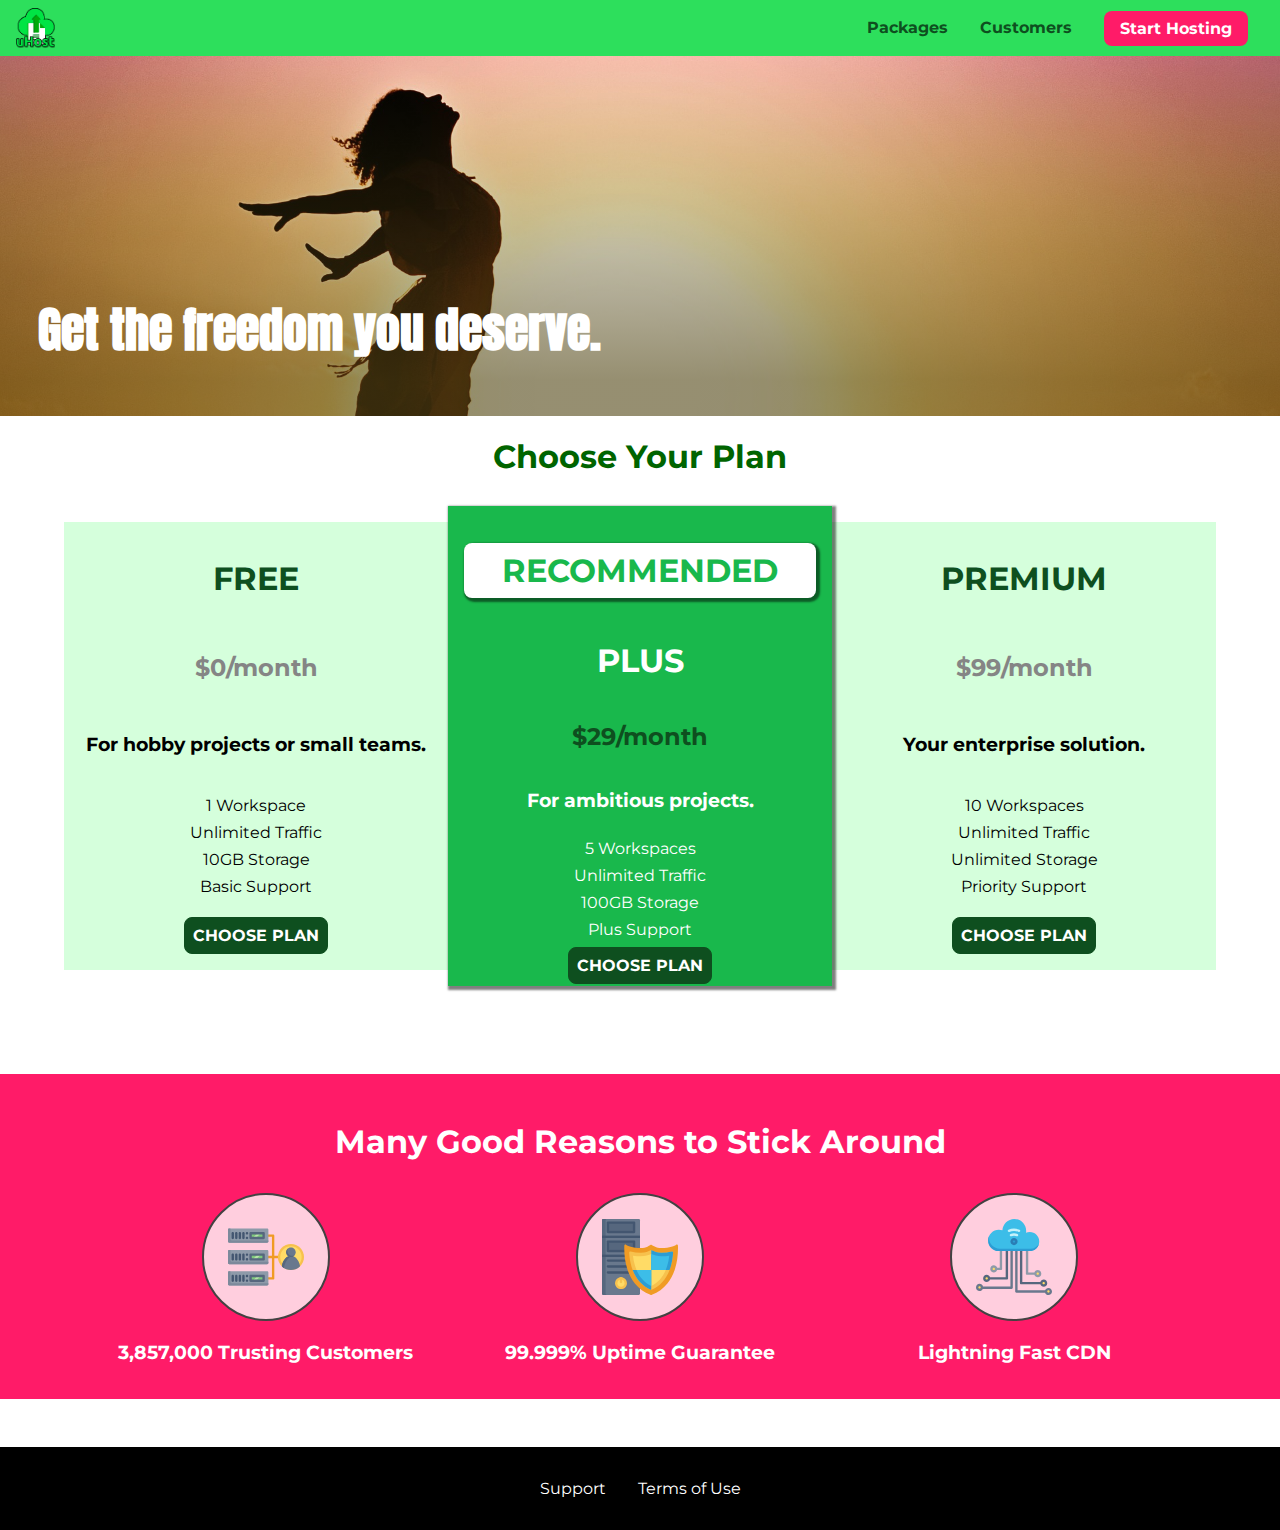
<file: index.html>
<!DOCTYPE html>
<html lang="en">
  <head>
    <meta charset="UTF-8" />
    <meta http-equiv="X-UA-Compatible" content="ie=edge" />
    <meta name="viewport" content="width=device-width, initial-scale=1.0" />
    <title>uHost</title>
    <link rel="shortcut icon" href="favicon.png" />
    <link
      href="https://fonts.googleapis.com/css?family=Anton"
      rel="stylesheet"
    />
    <link
      href="https://fonts.googleapis.com/css?family=Montserrat:400,700"
      rel="stylesheet"
    />
    <link rel="stylesheet" href="shared.css" />
    <link rel="stylesheet" href="main.css" />
  </head>

  <body>
    <div class="backdrop"></div>
    <div class="modal">
      <h1 class="modal__title">Do you want to continue?</h1>
      <div class="modal__actions">
        <a href="start-hosting/index.html" class="modal__action">Yes!</a>
        <button class="modal__action modal__action--negative" type="button">
          No!
        </button>
      </div>
    </div>
    <header class="main-header">
      <div>
        <button class="toggle-button">
          <span class="toggle-button__bar"></span>
          <span class="toggle-button__bar"></span>
          <span class="toggle-button__bar"></span>
        </button>
        <a href="index.html" class="main-header__brand">
          <img
            src="images/uhost-icon.png"
            alt="uHost - Your favorite hosting company"
          />
        </a>
      </div>
      <nav class="main-nav">
        <ul class="main-nav__items">
          <li class="main-nav__item">
            <a href="packages/index.html">Packages</a>
          </li>
          <li class="main-nav__item">
            <a href="customers/index.html">Customers</a>
          </li>
          <li class="main-nav__item main-nav__item--cta">
            <a href="start-hosting/index.html">Start Hosting</a>
          </li>
        </ul>
      </nav>
    </header>
    <nav class="mobile-nav">
      <ul class="mobile-nav__items">
        <li class="mobile-nav__item">
          <a href="packages/index.html">Packages</a>
        </li>
        <li class="mobile-nav__item">
          <a href="customers/index.html">Customers</a>
        </li>
        <li class="mobile-nav__item mobile-nav__item--cta">
          <a href="start-hosting/index.html">Start Hosting</a>
        </li>
      </ul>
    </nav>
    <main>
      <section id="product-overview">
        <h1>Get the freedom you deserve.</h1>
      </section>
      <section id="plans">
        <h1 class="section-title">Choose Your Plan</h1>
        <div class="plan__list">
          <article class="plan">
            <h1 class="plan__title">FREE</h1>
            <h2 class="plan__price">$0/month</h2>
            <h3>For hobby projects or small teams.</h3>
            <ul>
              <li>1 Workspace</li>
              <li>Unlimited Traffic</li>
              <li>10GB Storage</li>
              <li>Basic Support</li>
            </ul>
            <div>
              <button class="button">CHOOSE PLAN</button>
            </div>
          </article>
          <article class="plan plan--highlighted">
            <h1 class="plan__badge">RECOMMENDED</h1>
            <h1 class="plan__title">PLUS</h1>
            <h2 class="plan__price">$29/month</h2>
            <h3>For ambitious projects.</h3>
            <ul>
              <li>5 Workspaces</li>
              <li>Unlimited Traffic</li>
              <li>100GB Storage</li>
              <li>Plus Support</li>
            </ul>
            <div>
              <button class="button">CHOOSE PLAN</button>
            </div>
          </article>
          <article class="plan">
            <h1 class="plan__title">PREMIUM</h1>
            <h2 class="plan__price">$99/month</h2>
            <h3>Your enterprise solution.</h3>
            <ul>
              <li>10 Workspaces</li>
              <li>Unlimited Traffic</li>
              <li>Unlimited Storage</li>
              <li>Priority Support</li>
            </ul>
            <div>
              <button class="button">CHOOSE PLAN</button>
            </div>
          </article>
        </div>
      </section>
      <section id="key-features">
        <h1 class="section-title">Many Good Reasons to Stick Around</h1>
        <ul class="key-feature__list">
          <li class="key-feature__item">
            <div class="key-feature__image">
              <!-- <img src="./images/feature1.svg" alt="feature 1" /> -->
              <svg viewBox="0 0 512 512">
                <path
                  style="fill: #f09b24"
                  d="M344,248h-32V112c0-4.418-3.582-8-8-8h-40c-4.418,0-8,3.582-8,8s3.582,8,8,8h32v128h-32  c-4.418,0-8,3.582-8,8s3.582,8,8,8h32v128h-32c-4.418,0-8,3.582-8,8s3.582,8,8,8h40c4.418,0,8-3.582,8-8V264h32c4.418,0,8-3.582,8-8  S348.418,248,344,248z"
                />
                <path
                  style="fill: #8e9aa9"
                  d="M264,64H8c-4.418,0-8,3.582-8,8v80c0,4.418,3.582,8,8,8h256c4.418,0,8-3.582,8-8V72  C272,67.582,268.418,64,264,64z"
                />
                <path
                  style="fill: #7c899b"
                  d="M24,144c-4.418,0-8-3.582-8-8V64H8c-4.418,0-8,3.582-8,8v80c0,4.418,3.582,8,8,8h256  c4.418,0,8-3.582,8-8v-8H24z"
                />
                <rect
                  x="152"
                  y="96"
                  style="fill: #b8e3a8"
                  width="88"
                  height="32"
                />
                <g>
                  <polygon
                    style="fill: #7ec97d"
                    points="152,96 152,128 166,128 198,96  "
                  />
                  <polygon
                    style="fill: #7ec97d"
                    points="220,96 188,128 240,128 240,96  "
                  />
                </g>
                <path
                  style="fill: #56677e"
                  d="M240,136h-88c-4.418,0-8-3.582-8-8V96c0-4.418,3.582-8,8-8h88c4.418,0,8,3.582,8,8v32  C248,132.418,244.418,136,240,136z M160,120h72v-16h-72V120z"
                />
                <g>
                  <path
                    style="fill: #435670"
                    d="M32,136c-4.418,0-8-3.582-8-8V96c0-4.418,3.582-8,8-8s8,3.582,8,8v32C40,132.418,36.418,136,32,136z   "
                  />
                  <path
                    style="fill: #435670"
                    d="M56,136c-4.418,0-8-3.582-8-8V96c0-4.418,3.582-8,8-8s8,3.582,8,8v32C64,132.418,60.418,136,56,136z   "
                  />
                  <path
                    style="fill: #435670"
                    d="M80,136c-4.418,0-8-3.582-8-8V96c0-4.418,3.582-8,8-8s8,3.582,8,8v32C88,132.418,84.418,136,80,136z   "
                  />
                  <path
                    style="fill: #435670"
                    d="M104,136c-4.418,0-8-3.582-8-8V96c0-4.418,3.582-8,8-8s8,3.582,8,8v32   C112,132.418,108.418,136,104,136z"
                  />
                  <path
                    style="fill: #435670"
                    d="M128,105c-4.418,0-8-3.582-8-8v-1c0-4.418,3.582-8,8-8s8,3.582,8,8v1   C136,101.418,132.418,105,128,105z"
                  />
                  <path
                    style="fill: #435670"
                    d="M128,136c-4.418,0-8-3.582-8-8v-1c0-4.418,3.582-8,8-8s8,3.582,8,8v1   C136,132.418,132.418,136,128,136z"
                  />
                </g>
                <path
                  style="fill: #8e9aa9"
                  d="M264,208H8c-4.418,0-8,3.582-8,8v80c0,4.418,3.582,8,8,8h256c4.418,0,8-3.582,8-8v-80  C272,211.582,268.418,208,264,208z"
                />
                <path
                  style="fill: #7c899b"
                  d="M24,288c-4.418,0-8-3.582-8-8v-72H8c-4.418,0-8,3.582-8,8v80c0,4.418,3.582,8,8,8h256  c4.418,0,8-3.582,8-8v-8H24z"
                />
                <rect
                  x="152"
                  y="240"
                  style="fill: #b8e3a8"
                  width="88"
                  height="32"
                />
                <g>
                  <polygon
                    style="fill: #7ec97d"
                    points="152,240 152,272 166,272 198,240  "
                  />
                  <polygon
                    style="fill: #7ec97d"
                    points="220,240 188,272 240,272 240,240  "
                  />
                </g>
                <path
                  style="fill: #56677e"
                  d="M240,280h-88c-4.418,0-8-3.582-8-8v-32c0-4.418,3.582-8,8-8h88c4.418,0,8,3.582,8,8v32  C248,276.418,244.418,280,240,280z M160,264h72v-16h-72V264z"
                />
                <g>
                  <path
                    style="fill: #435670"
                    d="M32,280c-4.418,0-8-3.582-8-8v-32c0-4.418,3.582-8,8-8s8,3.582,8,8v32C40,276.418,36.418,280,32,280   z"
                  />
                  <path
                    style="fill: #435670"
                    d="M56,280c-4.418,0-8-3.582-8-8v-32c0-4.418,3.582-8,8-8s8,3.582,8,8v32C64,276.418,60.418,280,56,280   z"
                  />
                  <path
                    style="fill: #435670"
                    d="M80,280c-4.418,0-8-3.582-8-8v-32c0-4.418,3.582-8,8-8s8,3.582,8,8v32C88,276.418,84.418,280,80,280   z"
                  />
                  <path
                    style="fill: #435670"
                    d="M104,280c-4.418,0-8-3.582-8-8v-32c0-4.418,3.582-8,8-8s8,3.582,8,8v32   C112,276.418,108.418,280,104,280z"
                  />
                  <path
                    style="fill: #435670"
                    d="M128,249c-4.418,0-8-3.582-8-8v-1c0-4.418,3.582-8,8-8s8,3.582,8,8v1   C136,245.418,132.418,249,128,249z"
                  />
                  <path
                    style="fill: #435670"
                    d="M128,280c-4.418,0-8-3.582-8-8v-1c0-4.418,3.582-8,8-8s8,3.582,8,8v1   C136,276.418,132.418,280,128,280z"
                  />
                </g>
                <path
                  style="fill: #8e9aa9"
                  d="M264,352H8c-4.418,0-8,3.582-8,8v80c0,4.418,3.582,8,8,8h256c4.418,0,8-3.582,8-8v-80  C272,355.582,268.418,352,264,352z"
                />
                <path
                  style="fill: #7c899b"
                  d="M24,432c-4.418,0-8-3.582-8-8v-72H8c-4.418,0-8,3.582-8,8v80c0,4.418,3.582,8,8,8h256  c4.418,0,8-3.582,8-8v-8H24z"
                />
                <rect
                  x="152"
                  y="384"
                  style="fill: #b8e3a8"
                  width="88"
                  height="32"
                />
                <g>
                  <polygon
                    style="fill: #7ec97d"
                    points="152,384 152,416 166,416 198,384  "
                  />
                  <polygon
                    style="fill: #7ec97d"
                    points="220,384 188,416 240,416 240,384  "
                  />
                </g>
                <path
                  style="fill: #56677e"
                  d="M240,424h-88c-4.418,0-8-3.582-8-8v-32c0-4.418,3.582-8,8-8h88c4.418,0,8,3.582,8,8v32  C248,420.418,244.418,424,240,424z M160,408h72v-16h-72V408z"
                />
                <g>
                  <path
                    style="fill: #435670"
                    d="M32,424c-4.418,0-8-3.582-8-8v-32c0-4.418,3.582-8,8-8s8,3.582,8,8v32C40,420.418,36.418,424,32,424   z"
                  />
                  <path
                    style="fill: #435670"
                    d="M56,424c-4.418,0-8-3.582-8-8v-32c0-4.418,3.582-8,8-8s8,3.582,8,8v32C64,420.418,60.418,424,56,424   z"
                  />
                  <path
                    style="fill: #435670"
                    d="M80,424c-4.418,0-8-3.582-8-8v-32c0-4.418,3.582-8,8-8s8,3.582,8,8v32C88,420.418,84.418,424,80,424   z"
                  />
                  <path
                    style="fill: #435670"
                    d="M104,424c-4.418,0-8-3.582-8-8v-32c0-4.418,3.582-8,8-8s8,3.582,8,8v32   C112,420.418,108.418,424,104,424z"
                  />
                  <path
                    style="fill: #435670"
                    d="M128,393c-4.418,0-8-3.582-8-8v-1c0-4.418,3.582-8,8-8s8,3.582,8,8v1   C136,389.418,132.418,393,128,393z"
                  />
                  <path
                    style="fill: #435670"
                    d="M128,424c-4.418,0-8-3.582-8-8v-1c0-4.418,3.582-8,8-8s8,3.582,8,8v1   C136,420.418,132.418,424,128,424z"
                  />
                </g>
                <path
                  style="fill: #f7c14d"
                  d="M424,168c-48.523,0-88,39.477-88,88s39.477,88,88,88s88-39.477,88-88S472.523,168,424,168z"
                />
                <path
                  style="fill: #ffdb66"
                  d="M424,184c-39.701,0-72,32.299-72,72s32.299,72,72,72s72-32.299,72-72S463.701,184,424,184z"
                />
                <path
                  style="fill: #69788d"
                  d="M484.893,314.16C476.393,274.588,451.922,248,424,248s-52.393,26.588-60.893,66.16  c-0.605,2.82,0.354,5.749,2.511,7.664C381.731,336.124,402.465,344,424,344s42.269-7.876,58.381-22.176  C484.539,319.909,485.498,316.98,484.893,314.16z"
                />
                <path
                  style="fill: #56677e"
                  d="M434.053,249.171C430.768,248.403,427.411,248,424,248c-27.922,0-52.393,26.588-60.893,66.16  c-0.605,2.82,0.354,5.749,2.511,7.664c3.383,3.002,6.979,5.703,10.734,8.125C384.904,286.243,407.373,255.378,434.053,249.171z"
                />
                <path
                  style="fill: #69788d"
                  d="M424,192c-17.645,0-32,14.355-32,32s14.355,32,32,32s32-14.355,32-32S441.645,192,424,192z"
                />
                <path
                  style="fill: #56677e"
                  d="M432,248c-17.645,0-32-14.355-32-32c0-6.783,2.128-13.076,5.742-18.258  C397.444,203.53,392,213.138,392,224c0,17.645,14.355,32,32,32c10.862,0,20.471-5.444,26.258-13.742  C445.076,245.872,438.783,248,432,248z"
                />
              </svg>
            </div>
            <p class="key-feature__desc">3,857,000 Trusting Customers</p>
          </li>
          <li class="key-feature__item">
            <div class="key-feature__image">
              <svg viewBox="0 0 512 512">
                <path
                  style="fill: #69788d"
                  d="M248,0H8C3.582,0,0,3.582,0,8v496c0,4.418,3.582,8,8,8h240c4.418,0,8-3.582,8-8V8  C256,3.582,252.418,0,248,0z"
                />
                <path
                  style="fill: #56677e"
                  d="M24,504V8c0-4.418,3.582-8,8-8H8C3.582,0,0,3.582,0,8v496c0,4.418,3.582,8,8,8h24  C27.582,512,24,508.418,24,504z"
                />
                <g>
                  <rect
                    x="0"
                    y="112"
                    style="fill: #435670"
                    width="256"
                    height="16"
                  />
                  <rect
                    x="0"
                    y="240"
                    style="fill: #435670"
                    width="256"
                    height="16"
                  />
                </g>
                <path
                  style="fill: #f7c14d"
                  d="M128,392c-22.056,0-40,17.944-40,40s17.944,40,40,40s40-17.944,40-40S150.056,392,128,392z"
                />
                <path
                  style="fill: #ffdb66"
                  d="M128,408c-13.233,0-24,10.767-24,24s10.767,24,24,24s24-10.767,24-24S141.233,408,128,408z"
                />
                <path
                  style="fill: #f7c14d"
                  d="M128,392c-2.739,0-5.414,0.278-8,0.805V424c0,4.418,3.582,8,8,8c4.418,0,8-3.582,8-8v-31.195  C133.414,392.278,130.739,392,128,392z"
                />
                <g>
                  <path
                    style="fill: #435670"
                    d="M216,288H40c-4.418,0-8-3.582-8-8s3.582-8,8-8h176c4.418,0,8,3.582,8,8S220.418,288,216,288z"
                  />
                  <path
                    style="fill: #435670"
                    d="M216,328H40c-4.418,0-8-3.582-8-8s3.582-8,8-8h176c4.418,0,8,3.582,8,8S220.418,328,216,328z"
                  />
                  <path
                    style="fill: #435670"
                    d="M216,368H40c-4.418,0-8-3.582-8-8s3.582-8,8-8h176c4.418,0,8,3.582,8,8S220.418,368,216,368z"
                  />
                  <path
                    style="fill: #435670"
                    d="M216,16H40c-4.418,0-8,3.582-8,8v64c0,4.418,3.582,8,8,8h176c4.418,0,8-3.582,8-8V24   C224,19.582,220.418,16,216,16z"
                  />
                </g>
                <rect
                  x="48"
                  y="32"
                  style="fill: #56677e"
                  width="160"
                  height="48"
                />
                <path
                  style="fill: #435670"
                  d="M216,144H40c-4.418,0-8,3.582-8,8v64c0,4.418,3.582,8,8,8h176c4.418,0,8-3.582,8-8v-64  C224,147.582,220.418,144,216,144z"
                />
                <rect
                  x="48"
                  y="160"
                  style="fill: #56677e"
                  width="160"
                  height="48"
                />
                <path
                  style="fill: #f09b24"
                  d="M511.747,180.237c-0.194-6.537-8.107-10.107-13.135-5.894c-5.6,4.693-42.904,21.282-98.514,21.282  c-33.45,0-64.625-20.999-64.929-21.206c-2.9-1.991-6.764-1.85-9.512,0.346c-2.677,2.135-27.201,20.86-63.793,20.86  c-55.607,0-92.914-16.589-98.515-21.282c-5.028-4.211-12.941-0.645-13.135,5.894c-1.634,54.834,4.655,105.941,18.693,151.903  c12.096,39.604,29.759,74.047,52.497,102.373c27.538,34.304,62.743,59.882,104.66,76.045c3.069,1.918,6.757,1.921,9.83,0  c41.917-16.163,77.122-41.741,104.66-76.045c22.738-28.326,40.401-62.77,52.497-102.373  C507.092,286.179,513.381,235.071,511.747,180.237z"
                />
                <path
                  style="fill: #f7c14d"
                  d="M476.21,221.226c-1.953-1.631-4.568-2.235-7.036-1.628c-21.686,5.327-44.926,8.028-69.075,8.028  c-25.926,0-49.633-8.975-64.955-16.504c-2.307-1.134-5.016-1.091-7.284,0.116c-14.059,7.477-36.919,16.388-65.994,16.388  c-24.153,0-47.394-2.701-69.075-8.028c-5.155-1.268-10.221,2.966-9.894,8.261c2.077,33.693,7.668,65.635,16.616,94.935  c22.774,74.565,66.139,126.334,128.888,153.868c2.032,0.891,4.397,0.891,6.43,0c61.777-27.107,104.716-78.876,127.62-153.868  c8.948-29.3,14.539-61.241,16.616-94.935C479.224,225.319,478.163,222.856,476.21,221.226z"
                />
                <path
                  style="fill: #ffdb66"
                  d="M331.609,451.727c-52.604-25.289-89.304-70.987-109.144-135.944  c-6.532-21.39-11.162-44.336-13.82-68.447c17.133,2.852,34.952,4.291,53.22,4.291c29.394,0,53.376-7.793,69.978-15.561  c17.44,7.736,41.656,15.561,68.256,15.561c18.267,0,36.085-1.439,53.219-4.291c-2.659,24.112-7.288,47.06-13.82,68.448  C419.545,381.108,383.27,426.805,331.609,451.727z"
                />
                <g>
                  <path
                    style="fill: #2c9dd4"
                    d="M479.066,227.858c0.157-2.539-0.903-5.002-2.856-6.633s-4.568-2.235-7.036-1.628   c-21.686,5.327-44.926,8.028-69.075,8.028c-25.926,0-49.633-8.975-64.955-16.504c-1.057-0.52-2.2-0.78-3.345-0.806l-0.072,133.351   h123.601c2.556-6.746,4.933-13.702,7.123-20.874C471.398,293.493,476.989,261.552,479.066,227.858z"
                  />
                  <path
                    style="fill: #2c9dd4"
                    d="M206.658,343.667c24.153,63.42,65.028,108.108,121.743,132.995c1.031,0.452,2.147,0.673,3.263,0.666   l0.063-133.661H206.658z"
                  />
                </g>
                <g>
                  <path
                    style="fill: #3cbde8"
                    d="M439.497,315.783c6.532-21.389,11.161-44.336,13.82-68.448c-17.134,2.852-34.952,4.291-53.219,4.291   c-26.6,0-50.815-7.824-68.256-15.561l-0.116,107.601h97.758C433.179,334.807,436.524,325.518,439.497,315.783z"
                  />
                  <path
                    style="fill: #3cbde8"
                    d="M232.523,343.667c21.144,50.298,54.363,86.56,99.087,108.06l0.117-108.06H232.523z"
                  />
                </g>
              </svg>
            </div>
            <p class="key-feature__desc">99.999% Uptime Guarantee</p>
          </li>
          <li class="key-feature__item">
            <div class="key-feature__image">
              <svg viewBox="0 0 512 512">
                <path
                  style="fill: #8e9aa9"
                  d="M168,200c-4.418,0-8,3.582-8,8v120h-17.376c-3.302-9.311-12.194-16-22.624-16  c-13.234,0-24,10.767-24,24s10.766,24,24,24c10.429,0,19.321-6.689,22.624-16H168c4.418,0,8-3.582,8-8V208  C176,203.582,172.418,200,168,200z"
                />
                <path
                  style="fill: #ffdb66"
                  d="M120,328c-4.411,0-8,3.589-8,8s3.589,8,8,8s8-3.589,8-8S124.411,328,120,328z"
                />
                <path
                  style="fill: #56677e"
                  d="M208,200c-4.418,0-8,3.582-8,8v184H94.624C91.322,382.689,82.43,376,72,376  c-13.234,0-24,10.767-24,24s10.766,24,24,24c10.429,0,19.321-6.689,22.624-16H208c4.418,0,8-3.582,8-8V208  C216,203.582,212.418,200,208,200z"
                />
                <path
                  style="fill: #ffdb66"
                  d="M72,392c-4.411,0-8,3.589-8,8s3.589,8,8,8s8-3.589,8-8S76.411,392,72,392z"
                />
                <path
                  style="fill: #69788d"
                  d="M240,208c-4.418,0-8,3.582-8,8v239H47.24c-2.671-10.34-12.078-18-23.24-18c-13.234,0-24,10.767-24,24  s10.766,24,24,24c9.666,0,18.009-5.747,21.809-14H240c4.418,0,8-3.582,8-8V216C248,211.582,244.418,208,240,208z"
                />
                <path
                  style="fill: #ffdb66"
                  d="M24,453c-4.411,0-8,3.589-8,8s3.589,8,8,8s8-3.589,8-8S28.411,453,24,453z"
                />
                <path
                  style="fill: #69788d"
                  d="M488,464c-10.429,0-19.321,6.689-22.624,16H280V208c0-4.418-3.582-8-8-8s-8,3.582-8,8v280  c0,4.418,3.582,8,8,8h193.376c3.302,9.311,12.194,16,22.624,16c13.234,0,24-10.767,24-24S501.234,464,488,464z"
                />
                <path
                  style="fill: #ffdb66"
                  d="M488,480c-4.411,0-8,3.589-8,8s3.589,8,8,8s8-3.589,8-8S492.411,480,488,480z"
                />
                <path
                  style="fill: #56677e"
                  d="M456,408c-10.429,0-19.321,6.689-22.624,16H312V208c0-4.418-3.582-8-8-8s-8,3.582-8,8v224  c0,4.418,3.582,8,8,8h129.376c3.302,9.311,12.194,16,22.624,16c13.234,0,24-10.767,24-24S469.234,408,456,408z"
                />
                <path
                  style="fill: #ffdb66"
                  d="M456,424c-4.411,0-8,3.589-8,8s3.589,8,8,8s8-3.589,8-8S460.411,424,456,424z"
                />
                <path
                  style="fill: #8e9aa9"
                  d="M416,344c-10.429,0-19.321,6.689-22.624,16H352V208c0-4.418-3.582-8-8-8s-8,3.582-8,8v160  c0,4.418,3.582,8,8,8h49.376c3.302,9.311,12.194,16,22.624,16c13.234,0,24-10.767,24-24S429.234,344,416,344z"
                />
                <path
                  style="fill: #ffdb66"
                  d="M416,360c-4.411,0-8,3.589-8,8s3.589,8,8,8s8-3.589,8-8S420.411,360,416,360z"
                />
                <path
                  style="fill: #3cbde8"
                  d="M362,88c-8.741,0-17.231,1.751-25.06,5.085C337.646,88.797,338,84.43,338,80  c0-44.112-35.888-80-80-80c-42.823,0-77.895,33.816-79.909,76.149C170.393,73.415,162.244,72,154,72c-39.701,0-72,32.299-72,72  s32.299,72,72,72h208c35.29,0,64-28.71,64-64S397.29,88,362,88z"
                />
                <path
                  style="fill: #2c9dd4"
                  d="M368,200H160c-39.701,0-72-32.299-72-72c0-5.863,0.721-11.559,2.05-17.019  C84.918,120.88,82,132.102,82,144c0,39.701,32.299,72,72,72h208c30.389,0,55.88-21.296,62.379-49.743  C413.565,186.327,392.352,200,368,200z"
                />
                <path
                  style="fill: #2a7db5"
                  d="M256,128c-13.234,0-24,10.767-24,24s10.766,24,24,24c13.233,0,24-10.767,24-24S269.233,128,256,128z"
                />
                <path
                  style="fill: #2c9dd4"
                  d="M256,144c-4.411,0-8,3.589-8,8s3.589,8,8,8c4.411,0,8-3.589,8-8S260.411,144,256,144z"
                />
                <g>
                  <path
                    style="fill: #c5f1fa"
                    d="M221.755,87.695c-2.994,0-5.864-1.688-7.233-4.572c-1.894-3.991-0.194-8.763,3.798-10.657   C230.157,66.849,242.834,64,256,64c13.166,0,25.844,2.849,37.68,8.466c3.992,1.895,5.692,6.666,3.798,10.657   s-6.666,5.692-10.657,3.798C277.144,82.328,266.774,80,256,80c-10.774,0-21.144,2.328-30.821,6.921   C224.072,87.446,222.904,87.695,221.755,87.695z"
                  />
                  <path
                    style="fill: #c5f1fa"
                    d="M276.545,116.618c-1.148,0-2.316-0.249-3.424-0.774C267.745,113.293,261.985,112,256,112   c-5.985,0-11.745,1.293-17.121,3.844c-3.991,1.895-8.763,0.192-10.657-3.798c-1.894-3.992-0.193-8.764,3.798-10.657   C239.557,97.813,247.625,96,256,96c8.376,0,16.444,1.813,23.98,5.389c3.991,1.894,5.692,6.665,3.798,10.657   C282.41,114.93,279.539,116.618,276.545,116.618z"
                  />
                </g>
              </svg>
            </div>
            <p class="key-feature__desc">Lightning Fast CDN</p>
          </li>
        </ul>
      </section>
    </main>
    <footer class="main-footer">
      <nav>
        <ul class="main-footer__links">
          <li class="main-footer__link">
            <a href="#">Support</a>
          </li>
          <li class="main-footer__link">
            <a href="#">Terms of Use</a>
          </li>
        </ul>
      </nav>
    </footer>
    <script src="shared.js"></script>
  </body>
</html>
</file>
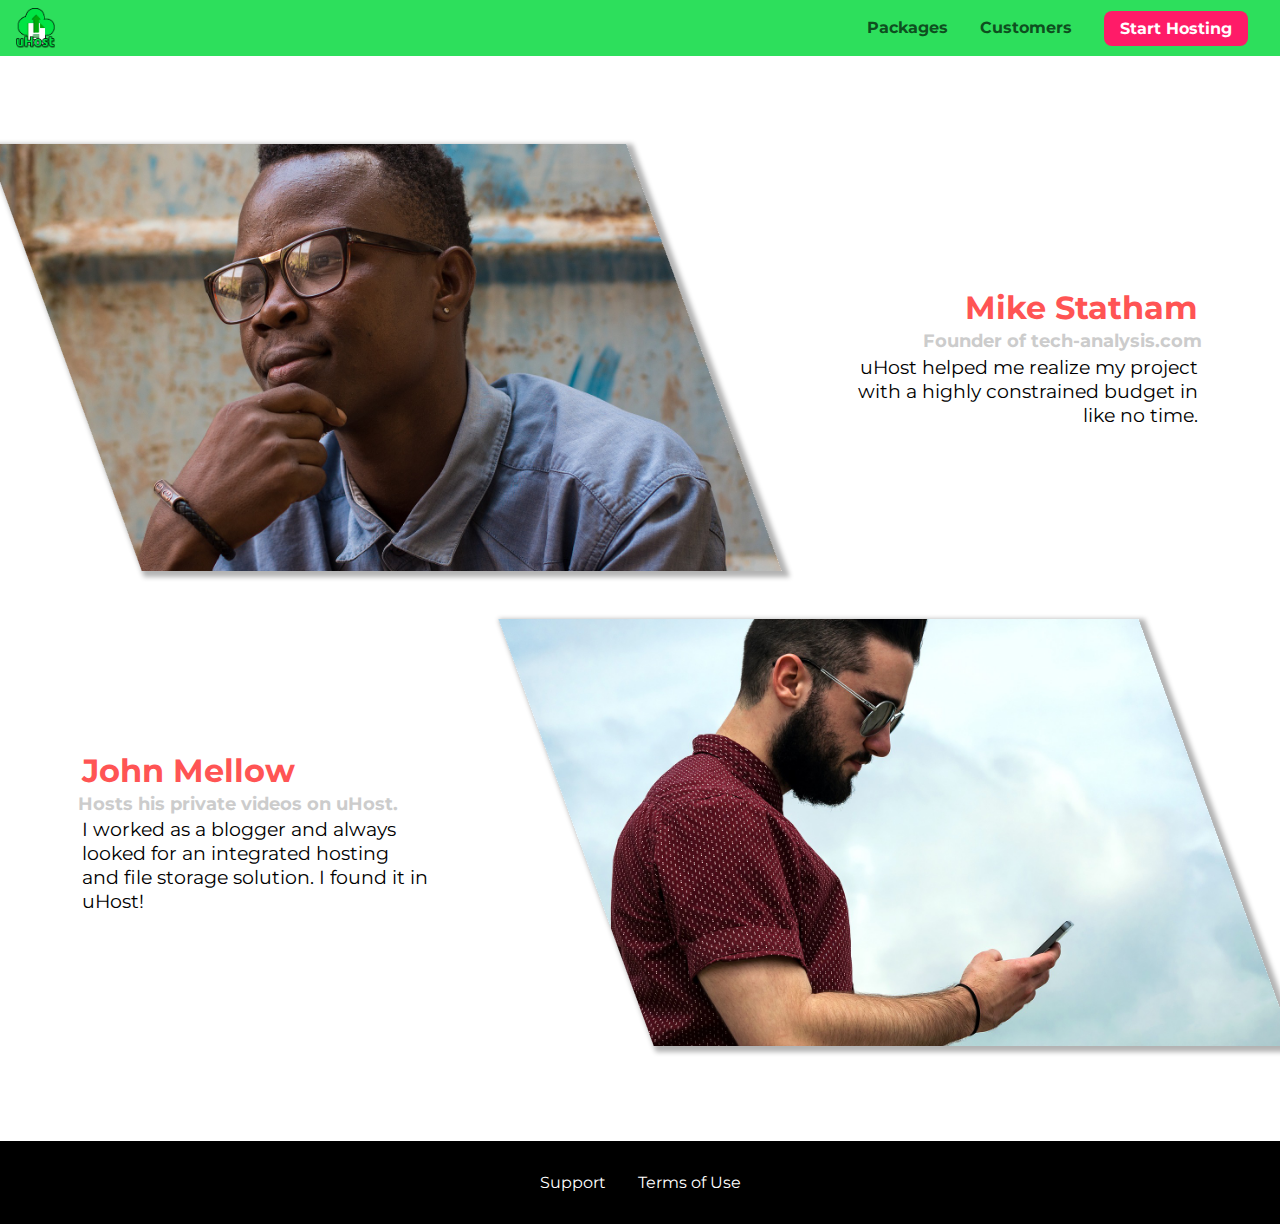
<file: customers/index.html>
<!DOCTYPE html>
<html lang="en">
  <head>
    <meta charset="UTF-8" />
    <meta name="viewport" content="width=device-width, initial-scale=1.0" />
    <meta http-equiv="X-UA-Compatible" content="ie=edge" />
    <title>uHost Customers</title>
    <link rel="shortcut icon" href="../favicon.png" />
    <link
      href="https://fonts.googleapis.com/css?family=Anton|Montserrat:400,700"
      rel="stylesheet"
    />
    <link rel="stylesheet" href="../shared.css" />
    <link rel="stylesheet" href="customers.css" />
  </head>

  <body>
    <div class="backdrop"></div>
    <header class="main-header">
      <div>
        <button class="toggle-button">
          <span class="toggle-button__bar"></span>
          <span class="toggle-button__bar"></span>
          <span class="toggle-button__bar"></span>
        </button>
        <a href="../index.html" class="main-header__brand">
          <img
            src="../images/uhost-icon.png"
            alt="uHost - Your favorite hosting company"
          />
        </a>
      </div>
      <nav class="main-nav">
        <ul class="main-nav__items">
          <li class="main-nav__item">
            <a href="../packages/index.html">Packages</a>
          </li>
          <li class="main-nav__item">
            <a href="index.html">Customers</a>
          </li>
          <li class="main-nav__item main-nav__item--cta">
            <a href="../start-hosting/index.html">Start Hosting</a>
          </li>
        </ul>
      </nav>
    </header>
    <nav class="mobile-nav">
      <ul class="mobile-nav__items">
        <li class="mobile-nav__item">
          <a href="../packages/index.html">Packages</a>
        </li>
        <li class="mobile-nav__item">
          <a href="index.html">Customers</a>
        </li>
        <li class="mobile-nav__item mobile-nav__item--cta">
          <a href="../start-hosting/index.html">Start Hosting</a>
        </li>
      </ul>
    </nav>
    <main>
      <div>
        <div class="testimonial" id="customer-1">
          <div class="testimonial__image-container">
            <img
              src="../images/customer-1.jpg"
              alt="Mike Statham - Customer"
              class="testimonial__image"
            />
          </div>
          <div class="testimonial__info">
            <h1 class="testimonial__name">Mike Statham</h1>
            <h2 class="testimonial__subtitle">
              Founder of
              <a href="tech-analysis.com">tech-analysis.com</a>
            </h2>
            <p class="testimonial__text">
              uHost helped me realize my project with a highly constrained
              budget in like no time.
            </p>
          </div>
        </div>
        <div class="testimonial" id="customer-2">
          <div class="testimonial__info">
            <h1 class="testimonial__name">John Mellow</h1>
            <h2 class="testimonial__subtitle">
              Hosts his private videos on uHost.
            </h2>
            <p class="testimonial__text">
              I worked as a blogger and always looked for an integrated hosting
              and file storage solution. I found it in uHost!
            </p>
          </div>
          <div class="testimonial__image-container">
            <img
              src="../images/customer-2.jpg"
              alt="John Mellow - Customer"
              class="testimonial__image"
            />
          </div>
        </div>
      </div>
    </main>
    <footer class="main-footer">
      <nav>
        <ul class="main-footer__links">
          <li class="main-footer__link">
            <a href="#">Support</a>
          </li>
          <li class="main-footer__link">
            <a href="#">Terms of Use</a>
          </li>
        </ul>
      </nav>
    </footer>
    <script src="../shared.js"></script>
  </body>
</html>
</file>
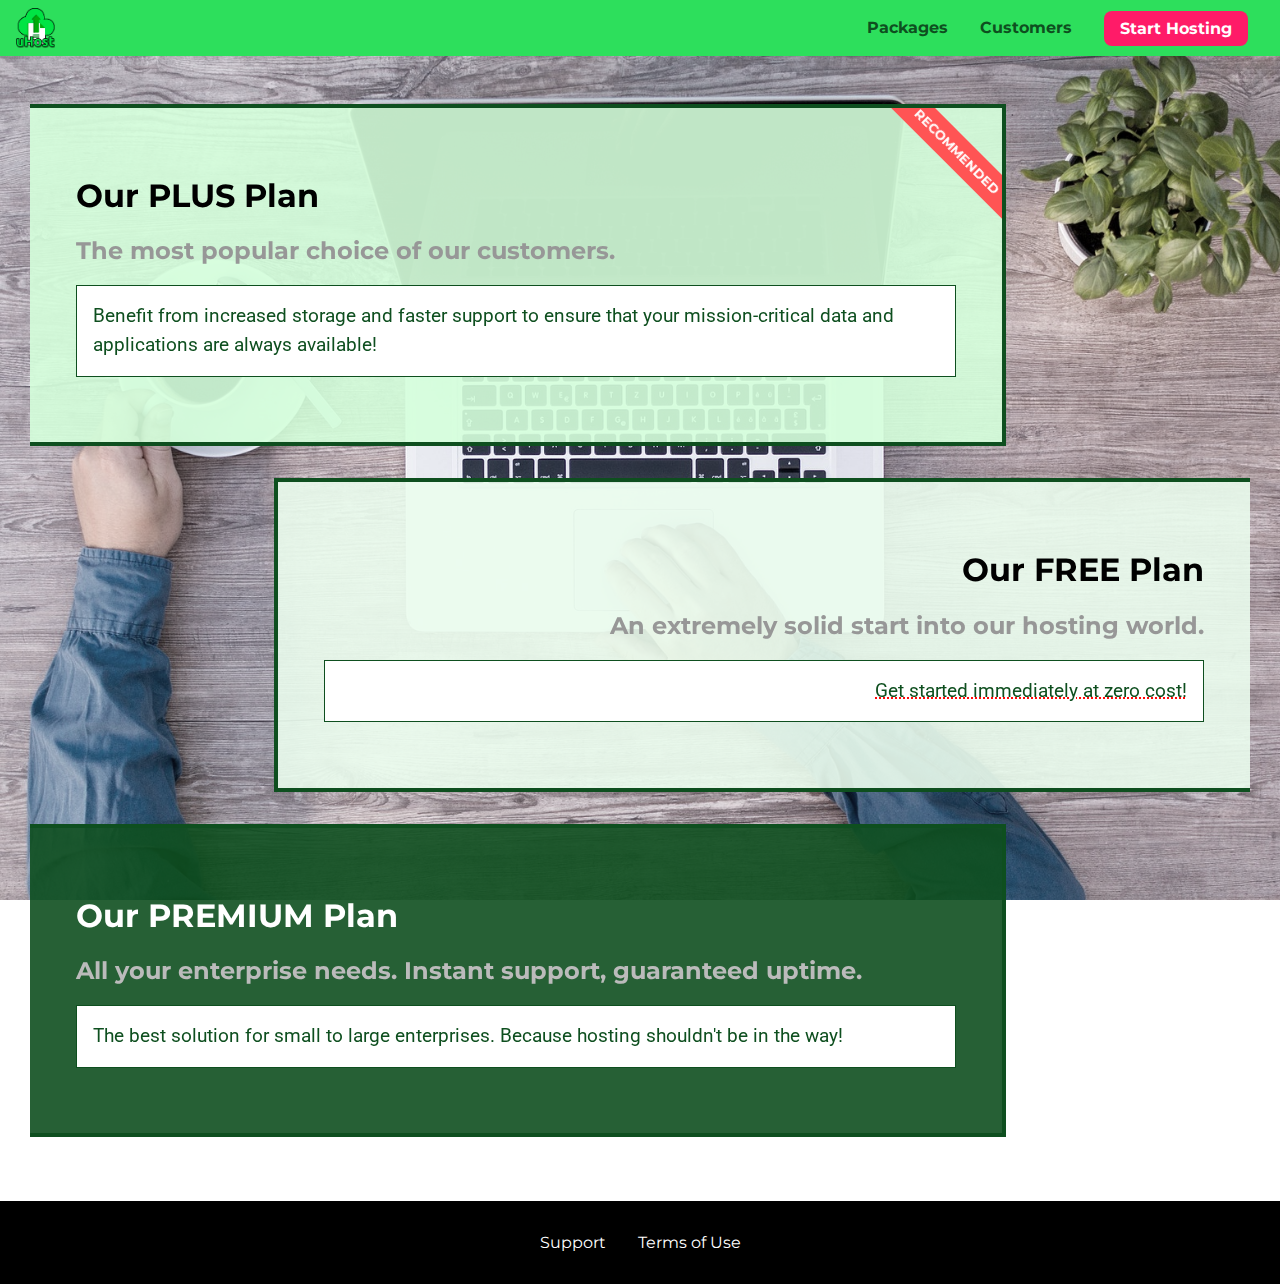
<file: packages/index.html>
<!DOCTYPE html>
<html lang="en">
  <head>
    <meta charset="UTF-8" />
    <meta http-equiv="X-UA-Compatible" content="ie=edge" />
    <meta name="viewport" content="width=device-width, initial-scale=1.0" />
    <title>uHost</title>
    <link rel="shortcut icon" href="../favicon.png" />

    <link
      href="https://fonts.googleapis.com/css?family=Montserrat:400,700"
      rel="stylesheet"
    />
    <link rel="preconnect" href="https://fonts.gstatic.com" />
    <link rel="stylesheet" href="../shared.css" />
    <link rel="stylesheet" href="packages.css" />
  </head>

  <body>
    <div class="backdrop"></div>
    <div class="background"></div>
    <header class="main-header">
      <div>
        <button class="toggle-button">
          <span class="toggle-button__bar"></span>
          <span class="toggle-button__bar"></span>
          <span class="toggle-button__bar"></span>
        </button>
        <a href="../index.html" class="main-header__brand">
          <img
            src="../images/uhost-icon.png"
            alt="uHost - Your favorite hosting company"
          />
        </a>
      </div>
      <nav class="main-nav">
        <ul class="main-nav__items">
          <li class="main-nav__item">
            <a href="index.html">Packages</a>
          </li>
          <li class="main-nav__item">
            <a href="../customers/index.html">Customers</a>
          </li>
          <li class="main-nav__item main-nav__item--cta">
            <a href="start-hosting/index.html">Start Hosting</a>
          </li>
        </ul>
      </nav>
    </header>
    <nav class="mobile-nav">
      <ul class="mobile-nav__items">
        <li class="mobile-nav__item">
          <a href="index.html">Packages</a>
        </li>
        <li class="mobile-nav__item">
          <a href="../customers/index.html">Customers</a>
        </li>
        <li class="mobile-nav__item mobile-nav__item--cta">
          <a href="../start-hosting/index.html">Start Hosting</a>
        </li>
      </ul>
    </nav>
    <main>
      <section class="plan-box" id="plus">
        <a href="#">
          <h1 class="plan__title">Our PLUS Plan</h1>
          <h2 class="plan__badge">RECOMMENDED</h2>
          <h2 class="plan__subtitle">
            The most popular choice of our customers.
          </h2>
          <p class="plan__desc">
            Benefit from increased storage and faster support to ensure that
            your mission-critical data and applications are always available!
          </p>
        </a>
      </section>
      <section class="plan-box" id="free">
        <a href="#">
          <h1 class="plan__title">Our FREE Plan</h1>
          <h2 class="plan__subtitle">
            An extremely solid start into our hosting world.
          </h2>
          <p class="plan__desc free-plan__desc">
            Get started immediately at zero cost!
          </p>
        </a>
      </section>
      <div class="clearfix"></div>
      <section class="plan-box" id="premium">
        <a href="#">
          <h1 class="plan__title">Our PREMIUM Plan</h1>
          <h2 class="plan__subtitle">
            All your enterprise needs. Instant support, guaranteed uptime.
          </h2>
          <p class="plan__desc">
            The best solution for small to large enterprises. Because hosting
            shouldn't be in the way!
          </p>
        </a>
      </section>
    </main>
    <footer class="main-footer">
      <nav>
        <ul class="main-footer__links">
          <li class="main-footer__link">
            <a href="#">Support</a>
          </li>
          <li class="main-footer__link">
            <a href="#">Terms of Use</a>
          </li>
        </ul>
      </nav>
    </footer>
    <script src="../shared.js"></script>
  </body>
</html>
</file>
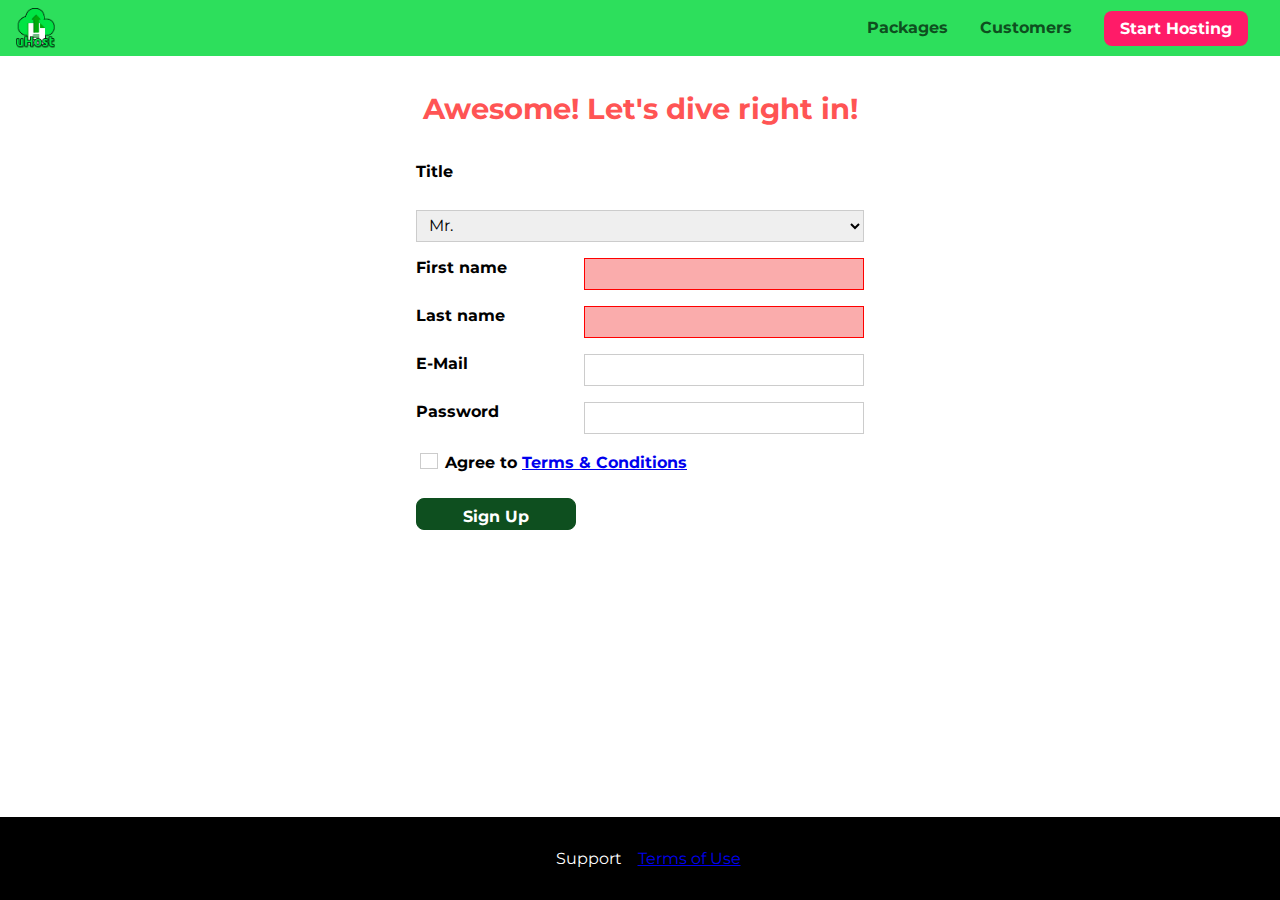
<file: start-hosting/index.html>
<!DOCTYPE html>
<html lang="en">
  <head>
    <meta charset="UTF-8" />
    <meta name="viewport" content="width=device-width, initial-scale=1.0" />
    <meta http-equiv="X-UA-Compatible" content="ie=edge" />
    <title>uHost Signup</title>
    <link rel="shortcut icon" href="../favicon.png" />
    <link
      href="https://fonts.googleapis.com/css?family=Anton|Montserrat:400,700"
      rel="stylesheet"
    />
    <link rel="stylesheet" href="../shared.css" />
    <link rel="stylesheet" href="start-hosting.css" />
  </head>

  <body>
    <div class="backdrop"></div>
    <header class="main-header">
      <div>
        <button class="toggle-button">
          <span class="toggle-button__bar"></span>
          <span class="toggle-button__bar"></span>
          <span class="toggle-button__bar"></span>
        </button>
        <a href="../index.html" class="main-header__brand">
          <img
            src="../images/uhost-icon.png"
            alt="uHost - Your favorite hosting company"
          />
        </a>
      </div>
      <nav class="main-nav">
        <ul class="main-nav__items">
          <li class="main-nav__item">
            <a href="../packages/index.html">Packages</a>
          </li>
          <li class="main-nav__item">
            <a href="../customers/index.html">Customers</a>
          </li>
          <li class="main-nav__item main-nav__item--cta">
            <a href="index.html">Start Hosting</a>
          </li>
        </ul>
      </nav>
    </header>
    <nav class="mobile-nav">
      <ul class="mobile-nav__items">
        <li class="mobile-nav__item">
          <a href="../packages/index.html">Packages</a>
        </li>
        <li class="mobile-nav__item">
          <a href="../customers/index.html">Customers</a>
        </li>
        <li class="mobile-nav__item mobile-nav__item--cta">
          <a href="index.html">Start Hosting</a>
        </li>
      </ul>
    </nav>
    <main class="signup-page">
      <h1 class="signup-title">Awesome! Let's dive right in!</h1>
      <form action="index.html" class="signup-form">
        <label for="title">Title</label>
        <select id="title">
          <option value="mr">Mr.</option>
          <option value="ms">Ms.</option>
        </select>
        <label for="first-name">First name</label>
        <input type="text" id="first-name" required />
        <label for="last-name">Last name</label>
        <input type="text" id="last-name" required />
        <label for="email">E-Mail</label>
        <input type="email" id="email" />
        <label for="password">Password</label>
        <input type="password" id="password" />

        <div class="signup-form__checkbox">
          <input type="checkbox" id="agree-terms" />
          <label for="agree-terms"
            >Agree to
            <a href="#">Terms &amp; Conditions</a>
          </label>
        </div>

        <button type="submit" class="button">Sign Up</button>
      </form>
    </main>
    <footer class="main-footer">
      <nav>
        <ul class="main-footer__links">
          <li class="main-footer__link">
            <a href="#">Support</a>
          </li>
          <li>
            <a href="#">Terms of Use</a>
          </li>
        </ul>
      </nav>
    </footer>
    <script src="../shared.js"></script>
  </body>
</html>
</file>
<file: shared.css>
@import url('https://fonts.googleapis.com/css2?family=Roboto:wght@400;900&display=swap');

* {
  box-sizing: border-box;
}
html {
  height: 100%;
}
body {
  font-family: 'Montserrat', sans-serif;
  margin: 0;
  display: grid;
  grid-template-rows: 3.5rem auto fit-content(8rem);
  grid-template-areas:
    'header'
    'main'
    'footer';
  /* padding-top: 3.5rem; */
  height: 100%;
}

main {
  /* margin-top: 3.5rem; <- removed */
  /* grid-row: 2 / 3; */
  grid-area: main;
}

.backdrop {
  position: fixed;
  display: none;
  opacity: 0;
  top: 0;
  left: 0;
  z-index: 100;
  width: 100vw;
  height: 100vh;
  background: rgba(0, 0, 0, 0.5);
  transition: opacity 2s linear;
}

.main-header {
  width: 100%;
  position: fixed;
  top: 0;
  left: 0;
  background: #2ddf5c;
  padding: 0.5rem 1rem;
  z-index: 60;
  display: flex;
  align-items: center;
  justify-content: space-between;
}

.toggle-button {
  width: 3rem;
  background: transparent;
  border: none;
  cursor: pointer;
  padding-top: 0;
  padding-bottom: 0;
  vertical-align: middle;
}

.toggle-button:focus {
  outline: none;
}

.toggle-button__bar {
  width: 100%;
  height: 0.2rem;
  background: black;
  display: block;
  margin: 0.6rem 0;
}

.main-header__brand {
  color: #0e4f1f;
  text-decoration: none;
  font-weight: bold;
}

.main-header__brand img {
  height: 2.5rem; /* moved from .main-header__brand */
  vertical-align: middle;
}

.main-nav {
  display: none;
}

.main-nav__items {
  margin: 0;
  padding: 0;
  list-style: none;
  display: flex;
}

.main-nav__item {
  /* display: inline-block; */
  margin: 0 1rem;
}

.main-nav__item a,
.mobile-nav__item a {
  text-decoration: none;
  color: #0e4f1f;
  font-weight: bold;
  padding: 0.2rem 0;
}

.main-nav__item a:hover,
.main-nav__item a:active {
  color: white;
  border-bottom: 5px solid white;
}

.main-nav__item--cta {
  animation: wiggle 400ms 3s 8 ease-out none;
}

.main-nav__item--cta a,
.mobile-nav__item--cta a {
  color: white;
  background: #ff1b68;
  padding: 0.5rem 1rem;
  border-radius: 8px;
}

.main-nav__item--cta a:hover,
.main-nav__item--cta a:active,
.mobile-nav__item--cta a:hover,
.mobile-nav__item--cta a:active {
  color: #ff1b68;
  background: white;
  border: none;
}

@media (min-width: 40rem) {
  .toggle-button {
    display: none;
  }

  .main-nav {
    display: flex;
  }
}

.main-footer {
  background: black;
  padding: 2rem;
  margin-top: 3rem;
  /* grid-row: 3 / 4; */
  grid-area: footer;
}

.main-footer__links {
  list-style: none;
  margin: 0;
  padding: 0;
  /* text-align: center; */
  display: flex;
  flex-direction: column;
  align-items: center;
}

.main-footer__link {
  /* display: block; */
  margin: 0.5rem 0;
}

.main-footer__link a {
  color: white;
  text-decoration: none;
}

.main-footer__link a:hover,
.main-footer__link a:active {
  color: #ccc;
}

.mobile-nav {
  display: none;
  position: fixed;
  z-index: 101;
  top: 0;
  left: 0;
  background: white;
  width: 80%;
  height: 100vh;
}

.mobile-nav__items {
  width: 90%;
  height: 100%;
  list-style: none;
  margin: 0% auto;
  padding: 0;
  /* text-align: center; */
  display: flex;
  flex-direction: column;
  justify-content: center;
  align-items: center;
}

.mobile-nav__item {
  margin: 1rem 0;
}

.mobile-nav__item a {
  font-size: 1.5rem;
}

.button {
  background: #0e4f1f;
  color: white;
  font: inherit;
  border: 1.5px solid #0e4f1f;
  padding: 0.5rem;
  border-radius: 8px;
  font-weight: bold;
  cursor: pointer;
}

.button:hover,
.button:active {
  background: white;
  color: #0e4f1f;
}

.button:focus {
  outline: none;
}

.button[disabled] {
  cursor: not-allowed;
  border: #a1a1a1;
  background: #ccc;
  color: #a1a1a1;
}

.open {
  display: block !important;
  /* display: flex; */
  opacity: 1 !important;
  transform: translateY(0) !important;
}

@media (min-width: 40rem) {
  .main-footer__link {
    margin: 0 1rem;
  }

  .main-footer__links {
    flex-direction: row;
    justify-content: center;
    align-items: center;
  }
}

@keyframes wiggle {
  0% {
    transform: rotateZ(0);
  }
  50% {
    transform: rotateZ(-10deg);
  }
  100% {
    transform: rotateZ(10deg);
  }
}
</file>
<file: main.css>
#product-overview {
  /* background: #ff1b68; */
  background: linear-gradient(to top, rgba(80, 68, 18, 0.6) 10%, transparent),
    url('images/freedom.jpg') center/ cover no-repeat border-box, #ff1b6868;

  width: 100vw;
  height: 33vh;
  position: relative;
}
#product-overview h1 {
  color: white;
  font-family: 'Anton', sans-serif;
  position: absolute;
  bottom: 5%;
  left: 3%;
  font-size: 1.6rem;
}

@media (min-width: 40rem) and (min-height: 40rem) {
  #product-overview {
    height: 40vh;
    background-position: 50% 25%;
  }

  #product-overview h1 {
    font-size: 3rem;
  }
}

.section-title {
  color: darkgreen;
  text-align: center;
}

.plan {
  background: #d5ffdc;
  text-align: center;
  padding: 1rem;
  margin: 0.5rem 0;
  width: 100%;
}

.plan--highlighted {
  background: #19b84c;
  color: white;
}
.plan__badge {
  background: white;
  color: #19b84c;
  padding: 0.5rem;
  border-radius: 8px;
  box-shadow: 2px 2px 2px 2px rgba(0, 0, 0, 0.5);
}
.plan__title {
  color: #0e4f1f;
}
.plan__price {
  color: #858585;
}
.plan--highlighted .plan__title {
  color: white;
}
.plan--highlighted .plan__price {
  color: #0e4f1f;
}
.plan ul {
  list-style: none;
  margin: 0;
  padding: 0;
}
.plan li {
  margin: 8px 0;
}

@media (min-width: 40rem) {
  .plan__list {
    width: 100%;
    /* text-align: center; */
    display: flex;
    justify-content: center;
    align-items: center;
  }

  .plan {
    width: 30%;
    min-width: 13rem;
    max-width: 25rem;
    display: flex;
    flex-direction: column;
    justify-content: space-between;
    height: 28rem;
  }
  .plan--highlighted {
    box-shadow: 2px 2px 2px 2px rgba(0, 0, 0, 0.5);
    height: 30rem;
    z-index: 50;
  }
}

#key-features {
  background: #ff1b68;
  margin-top: 5rem;
  padding: 1rem;
}
#key-features .section-title {
  color: white;
  margin: 2rem;
}
.key-feature__list {
  list-style: none;
  margin: 0;
  padding: 0;
  text-align: center;
}
.key-feature__item {
  width: 100%;
}
.key-feature__image {
  background: #ffcede;
  width: 128px;
  height: 128px;
  border: 2px solid #424242;
  border-radius: 50%;
  margin: auto;
  padding: 1.5rem;
}
.key-feature__desc {
  text-align: center;
  font-weight: bold;
  color: white;
  font-size: 1.2rem;
}

@media (min-width: 40rem) {
  .key-feature__item {
    width: 30%;
    max-width: 25rem;
  }

  .key-feature__list {
    display: flex;
    justify-content: center;
  }
}

.modal {
  position: fixed;
  opacity: 0;
  transform: translateY(-3rem);
  transition: opacity 200ms ease-in-out,
    transform 500ms cubic-bezier(0.55, 0.055, 0.675, 0.19);
  z-index: 200;
  top: 20%;
  left: 30%;
  width: 40%;
  background: white;
  padding: 1rem;
  border: 1px solid #ccc;
  box-shadow: 1px 1px 1px rgba(0, 0, 0, 0.5);
}

.modal__title {
  text-align: center;
  margin: 0 0 1rem 0;
}

.modal__actions {
  text-align: center;
}

.modal__action {
  border: 1px solid #0e4f1f;
  background: #0e4f1f;
  text-decoration: none;
  color: white;
  font: inherit;
  padding: 0.5rem 1rem;
  cursor: pointer;
}

.modal__action:hover,
.modal__action:active {
  background: #2ddf5c;
  border-color: #2ddf5c;
}

.modal__action--negative {
  background: red;
  border-color: red;
}

.modal__action--negative:hover,
.modal__action--negative:active {
  background: #ff5454;
  border-color: #ff5454;
}
</file>
<file: customers/customers.css>
main {
  padding-top: 2.5rem;
}
.testimonial {
  font-size: 1.2rem; /* 20px */
}

.testimonial__image-container {
  width: 60%;
  max-width: 40rem;
  box-shadow: 3px 3px 5px 3px rgba(0, 0, 0, 0.3);
  transform: skew(20deg);
  overflow: hidden;
}

#customer-1:hover .testimonial__image-container {
  animation: flip-customer 1s ease-out forwards;
}
.testimonial__image {
  width: 100%;
  vertical-align: top;
  transform: skew(-20deg) scale(1.3);
}

.testimonial__info {
  text-align: right;
  padding: 0.9rem;
}

#customer-2.testimonial {
  text-align: right;
}

#customer-2 .testimonial__info {
  text-align: left;
}

.testimonial__name {
  margin: 0.2rem;
  color: #ff5454;
  font-size: 2rem;
}

.testimonial__subtitle {
  margin: 0;
  font-size: 1.1rem;
  color: #ccc;
}

.testimonial__subtitle a {
  color: inherit;
  text-decoration: none;
}

.testimonial__subtitle a:hover,
.testimonial__subtitle a:active {
  color: #7a7a7a;
}

.testimonial__text {
  margin: 0.2rem;
  /* letter-spacing: 5px; */
  /* white-space: nowrap ; <-- not useful */
}

@media (min-width: 40rem) {
  .testimonial {
    margin: 3rem auto;
    max-width: 1500px;
    display: flex;
    align-items: center;
    justify-content: space-around;
  }

  .testimonial__image-container {
    width: 66%;
  }

  .testimonial__info {
    width: 30%;
  }
}

@keyframes flip-customer {
  0% {
    transform: rotateY(0) skew(20deg);
  }
  50% {
    transform: rotateY(160deg) skew(20deg);
  }
  100% {
    transform: rotateY(360deg) skew(20deg);
  }
}
</file>
<file: packages/packages.css>
main {
  padding-top: 2rem;
}
.background {
  background: url('../images/plans-background.jpg') center/cover;
  filter: grayscale(50%);
  width: 100vw;
  height: 100vh;
  position: fixed;
  z-index: -1;
}
.plan-box {
  width: 80%;
  margin: 1rem 0;
  border: 4px solid #0e4f1f;
  border-left: none;
  padding: 0.9rem;
  position: relative;
  overflow: hidden;
}
.plan-box:hover,
.plan-box:active {
  box-shadow: 2px 2px 4px rgba(0, 0, 0, 0.5);
  border-color: #ff5454;
}
.plan-box a {
  text-decoration: none;
  color: inherit;
  display: block;
  padding: 2rem;
}
.clearfix {
  clear: both;
}
#plus {
  background: rgba(213, 255, 220, 0.9);
}
#free {
  background: rgba(234, 252, 237, 0.9);
  float: right;
  border-right: none;
  border-left: 4px solid #0e4f1f;
  text-align: right;
}
#free:hover,
#free:active {
  /* box-shadow: 2px 2px 4px rgba(0, 0, 0, 0.5); */
  border-left-color: #ff5454;
}

#premium {
  background: rgba(14, 79, 31, 0.9);
  color: white;
}
/* .plan__title {
} */
.plan__badge {
  position: absolute;
  top: 0;
  right: 0;
  margin: 0;
  font-size: 0.8rem;
  color: white;
  background: #ff5454;
  padding: 0.5rem;
  transform: rotateZ(45deg) translate(3.5rem, -1rem);
  transform-origin: center;
  width: 12rem;
  text-align: center;
}

.plan__subtitle {
  color: #979797;
}
.plan__desc {
  padding: 1rem;
  border: 1px solid #0e4f1f;
  font-size: 1.2rem;
  color: #0e4f1f;
  background: white;
  font-family: 'Roboto', sans-serif;
  font-weight: 400;
  line-height: 1.5;
  /* text-shadow: 2px 5px 2px rgb(185, 180, 180); kinda lame*/
  /* text-shadow: 0px 0px 20px rgb(221, 128, 128); */

  /* Order of Font shorthand */
  /* font-style font-variant font-weight: font-size/line-height font-family  */
}
.free-plan__desc {
  text-decoration: line-through;
  text-decoration: underline dotted red;
}
#premium .plan__title {
  color: white;
}
#premium .plan__subtitle {
  color: #bbb;
}

@media (min-width: 40rem) {
  main {
    max-width: 1500px;
    margin-left: auto;
    margin-right: auto;
  }
}

@media (min-width: 1500px) {
  .plan-box {
    border-left: 4px solid #0e4f1f;
  }
  #free {
    border-right: 4px solid #0e4f1f;
  }

  #free:hover,
  #free:active {
    border-right-color: #ff5454;
  }
}
</file>
<file: start-hosting/start-hosting.css>
main {
  padding-top: 1rem;
}
.signup-form {
  padding: 1rem;
  display: grid;
  grid-auto-rows: 2rem;
  row-gap: 0.5rem;
}
.signup-form label {
  font-weight: bold;
}
.signup-title {
  text-align: center;
  font-size: 1.8rem;
  color: #ff5454;
}

.signup-form label,
.signup-form input,
.signup-form select {
  display: block;
  width: 100%;
}

.signup-form input.valid,
.signup-form select.valid {
  border-color: red;
  background: #faacac;
}

/* .signup-form input[type="checkbox"] */
.signup-form input[id*='terms'],
.signup-form input[id*='terms'] + label {
  display: inline-block;
  width: auto;
  vertical-align: bottom;
}

.signup-form input,
.signup-form select {
  border: 1px solid #ccc;
  padding: 0.2rem 0.5rem;
  font: inherit;
}

.signup-form input:not([type='checkbox']):focus,
.signup-form select:focus {
  outline: none;
  background: #d8f3df;
  border-color: #2ddf5c;
}

.signup-form input[type='checkbox'] {
  border: 1px solid #ccc;
  background: white;
  width: 1rem;
  height: 1rem;
  -webkit-appearance: none;
  -moz-appearance: none;
  appearance: none;
}

.signup-form input[type='checkbox']:checked {
  background: #2ddf5c;
  border: #0e4f1f;
}

/* add after other input styles */
.signup-form input.invalid,
.signup-form select.invalid,
.signup-form :invalid {
  border-color: red !important;
  background: #faacac;
}

.signup-form button[type='submit'] {
  display: block;
}

@media (min-width: 40rem) {
  .signup-form {
    margin: auto;
    width: 30rem;
    grid-template-columns: 10rem auto;
    row-gap: 1rem;
    column-gap: 0.5rem;
  }

  .signup-form [id='title'] {
    grid-column: span 2;
  }

  .signup-form__checkbox {
    grid-column: span 2;
  }
}
</file>
